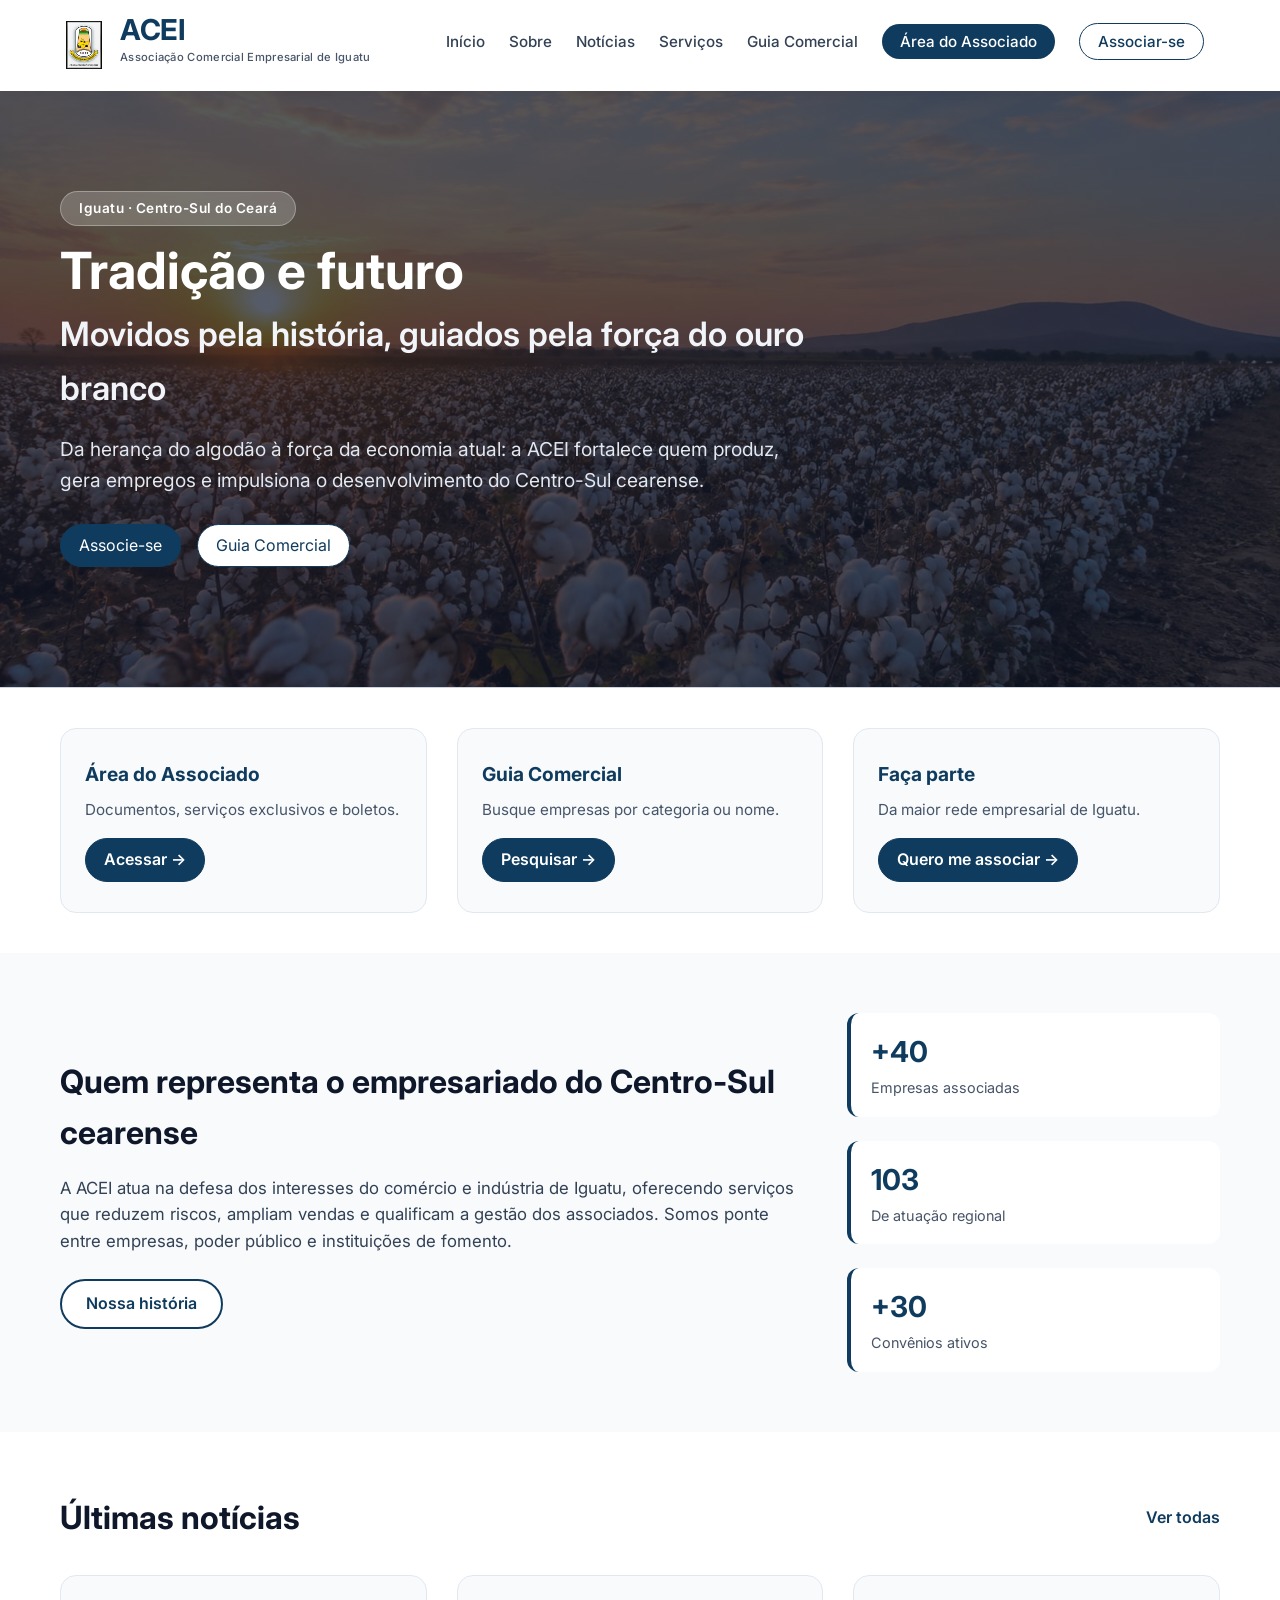
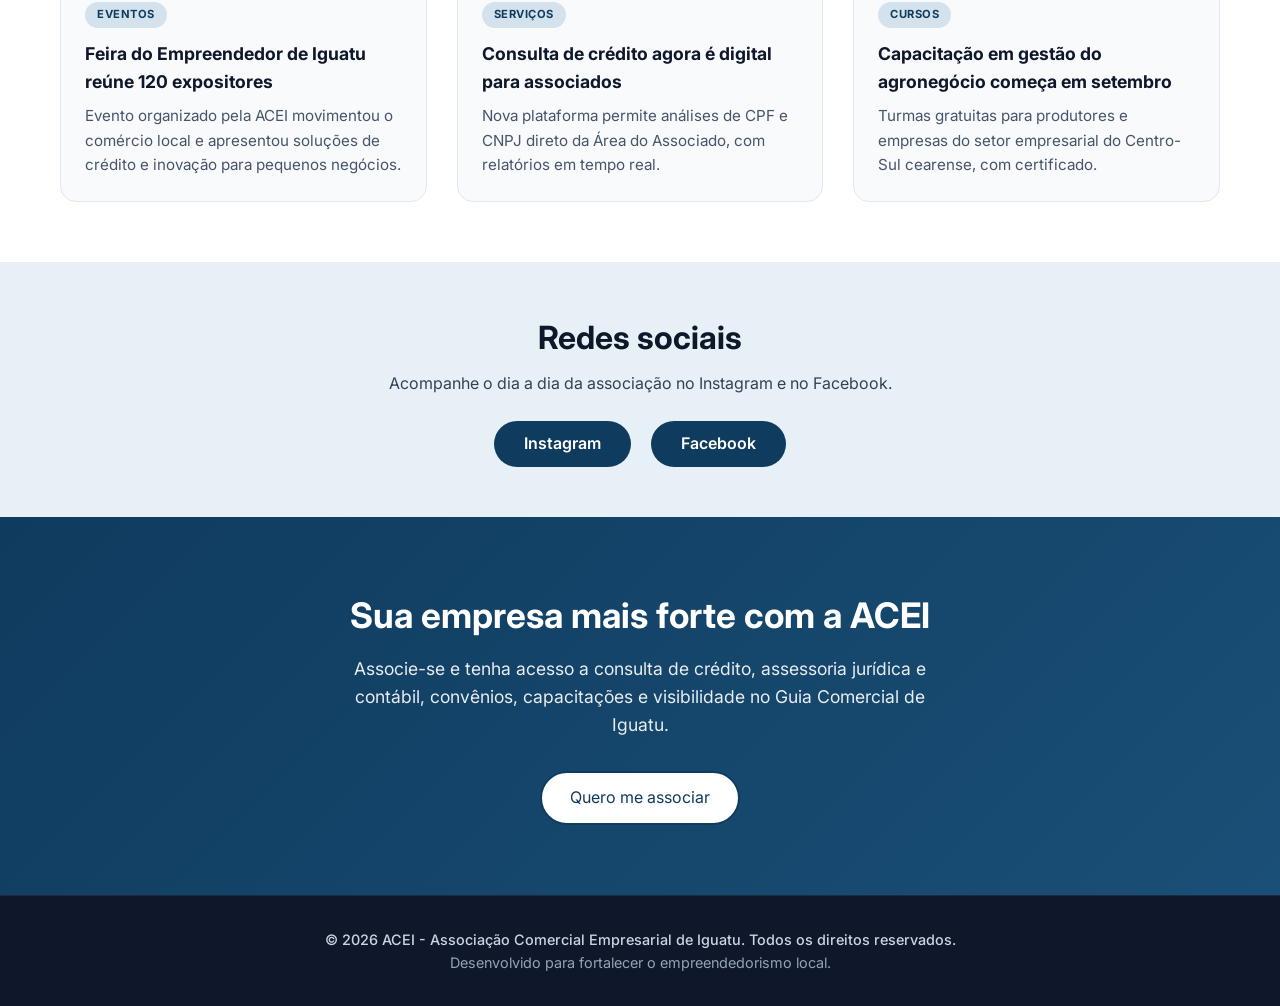
<file: ACEi-main/Landing/index.html>
<!DOCTYPE html>
<html lang="pt-BR">
<head>
  <meta charset="UTF-8">
  <meta name="viewport" content="width=device-width, initial-scale=1.0">
  <title>ACEI — Associação Comercial Empresarial de Iguatu</title>
  <link rel="stylesheet" href="style.css">
  <link rel="preconnect" href="https://fonts.googleapis.com">
  <link rel="preconnect" href="https://fonts.gstatic.com" crossorigin>
  <link href="https://fonts.googleapis.com/css2?family=Inter:ital,opsz,wght@0,14..32,100..900;1,14..32,100..900&display=swap" rel="stylesheet">
  <link rel="icon" href="assets/logo.jpeg">
</head>
<body>
  <header class="header">
   <div class="container header-content">
  <div class="logo">
    <img class="logo-nav" src="assets/icon.jpeg" alt="icon.jpeg">
    <div class="logo-text">
      <h1>ACEI</h1>
      <span class="logo-sub">Associação Comercial Empresarial de Iguatu</span>
    </div>
  </div>

  
  <button class="menu-toggle" aria-label="Abrir menu">☰</button>
  
  <nav class="nav-menu">
    <ul>
      <li><a href="#">Início</a></li>
      <li><a href="#">Sobre</a></li>
      <li><a href="#">Notícias</a></li>
      <li><a href="#">Serviços</a></li>
      <li><a href="#">Guia Comercial</a></li>
      <li><a href="#" class="btn-associado">Área do Associado</a></li>
      <li><a href="#" class="btn-associarse">Associar-se</a></li>
    </ul>
  </nav>
</div>
</header>
  <main>
    <!-- Seção Hero -->
    <section class="hero">
      <div class="container hero-content">
        <div class="hero-text">
          <span class="hero-badge">Iguatu · Centro-Sul do Ceará</span>
          <h1>Tradição e futuro</h1>
          <h2>Movidos pela história, guiados pela força do ouro branco</h2>
          <p>Da herança do algodão à força da economia atual: a ACEI fortalece quem produz, gera empregos e impulsiona o desenvolvimento do Centro-Sul cearense.</p>
          <div class="hero-buttons">
            <a href="#" class="btn btn-primary">Associe-se</a>
            <a href="#" class="btn btn-outline">Guia Comercial</a>
          </div>
        </div>
      </div>
    </section>

    <!-- Seção de Destaques / Cards -->
    <section class="highlights">
      <div class="container">
        <div class="cards-grid">
          <div class="card">
            <h3>Área do Associado</h3>
            <p>Documentos, serviços exclusivos e boletos.</p>
            <a href="#">Acessar →</a>
          </div>
          <div class="card">
            <h3>Guia Comercial</h3>
            <p>Busque empresas por categoria ou nome.</p>
            <a href="#">Pesquisar →</a>
          </div>
          <div class="card">
            <h3>Faça parte</h3>
            <p>Da maior rede empresarial de Iguatu.</p>
            <a href="#">Quero me associar →</a>
          </div>
        </div>
      </div>
    </section>

    <section class="about">
      <div class="container about-content">
        <div class="about-text">
          <h2>Quem representa o empresariado do Centro-Sul cearense</h2>
          <p>A ACEI atua na defesa dos interesses do comércio e indústria de Iguatu, 
            oferecendo serviços que reduzem riscos, ampliam vendas e qualificam a gestão dos associados. 
            Somos ponte entre empresas, poder público e instituições de fomento.</p>
          <a href="#" class="btn btn-secondary">Nossa história</a>
        </div>
        <div class="about-stats">
          <div class="stat-item">
            <span class="stat-number">+40</span>
            <span class="stat-label">Empresas associadas</span>
          </div>
          <div class="stat-item">
            <span class="stat-number">103</span>
            <span class="stat-label">De atuação regional</span>
          </div>
          <div class="stat-item">
            <span class="stat-number">+30</span>
            <span class="stat-label">Convênios ativos</span>
          </div>
        </div>
      </div>
    </section>

    <section class="news">
      <div class="container">
        <div class="section-header">
          <h2>Últimas notícias</h2>
          <a href="#" class="link-all">Ver todas</a>
        </div>
        <div class="news-grid">
          <article class="news-item">
            <span class="news-category">Eventos</span>
            <h3>Feira do Empreendedor de Iguatu reúne 120 expositores</h3>
            <p>Evento organizado pela ACEI movimentou o comércio local e apresentou soluções de crédito e inovação para pequenos negócios.</p>
          </article>
          <article class="news-item">
            <span class="news-category">Serviços</span>
            <h3>Consulta de crédito agora é digital para associados</h3>
            <p>Nova plataforma permite análises de CPF e CNPJ direto da Área do Associado, com relatórios em tempo real.</p>
          </article>
          <article class="news-item">
            <span class="news-category">Cursos</span>
            <h3>Capacitação em gestão do agronegócio começa em setembro</h3>
            <p>Turmas gratuitas para produtores e empresas do setor empresarial do Centro-Sul cearense, com certificado.</p>
          </article>
        </div>
      </div>
    </section>

    <section class="social">
      <div class="container social-content">
        <h2>Redes sociais</h2>
        <p>Acompanhe o dia a dia da associação no Instagram e no Facebook.</p>
        <div class="social-links">
          <a href="https://instagram.com/acei.iguatu" class="social-btn">Instagram</a>
          <a href="#" class="social-btn">Facebook</a>
        </div>
      </div>
    </section>

    <section class="cta-final">
      <div class="container cta-content">
        <h2>Sua empresa mais forte com a ACEI</h2>
        <p>Associe-se e tenha acesso a consulta de crédito, assessoria jurídica e contábil, convênios, capacitações e visibilidade no Guia Comercial de Iguatu.</p>
        <a href="#" class="btn btn-primary btn-large">Quero me associar</a>
      </div>
    </section>
  </main>

  <footer class="footer">
    <div class="container footer-content">
      <p>© 2026 ACEI - Associação Comercial Empresarial de Iguatu. Todos os direitos reservados.</p>
      <p>Desenvolvido para fortalecer o empreendedorismo local.</p>
    </div>
  </footer>
  <script src="script.js"></script>
</body>
</html>
</file>
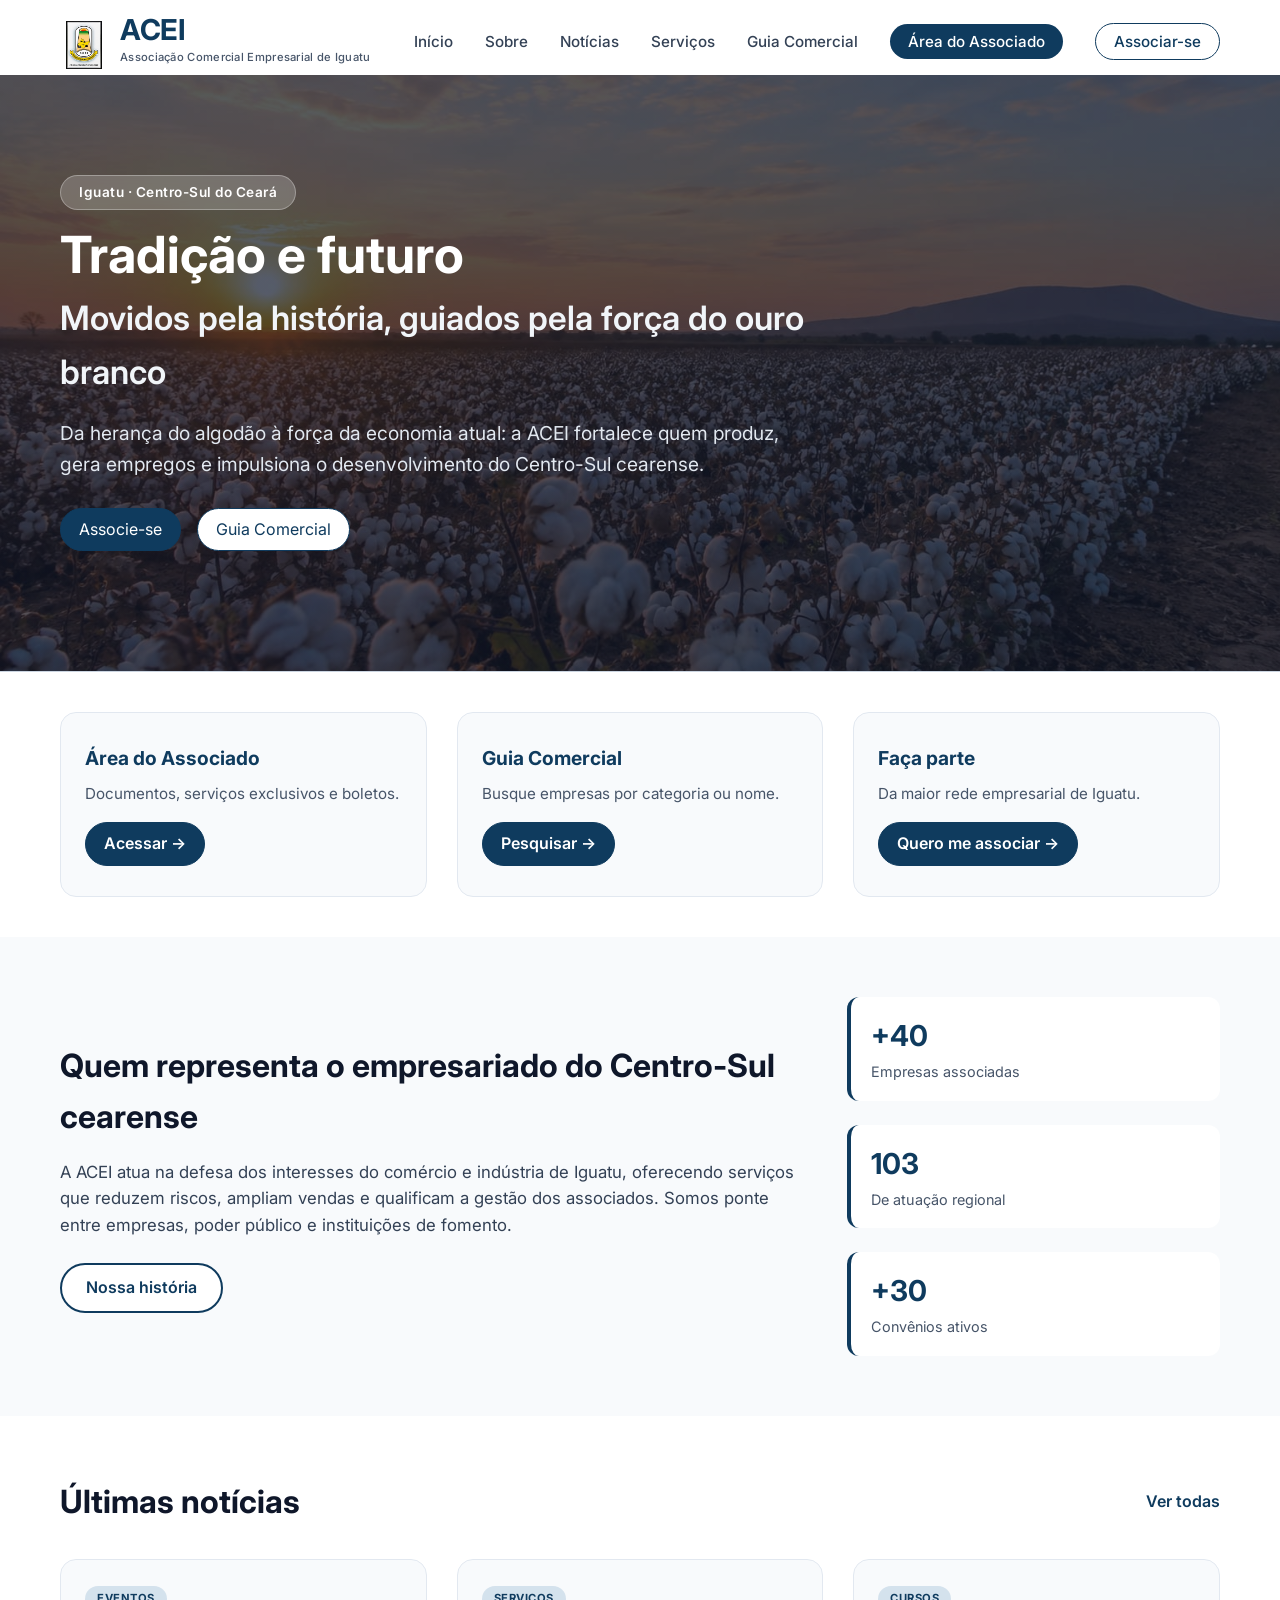
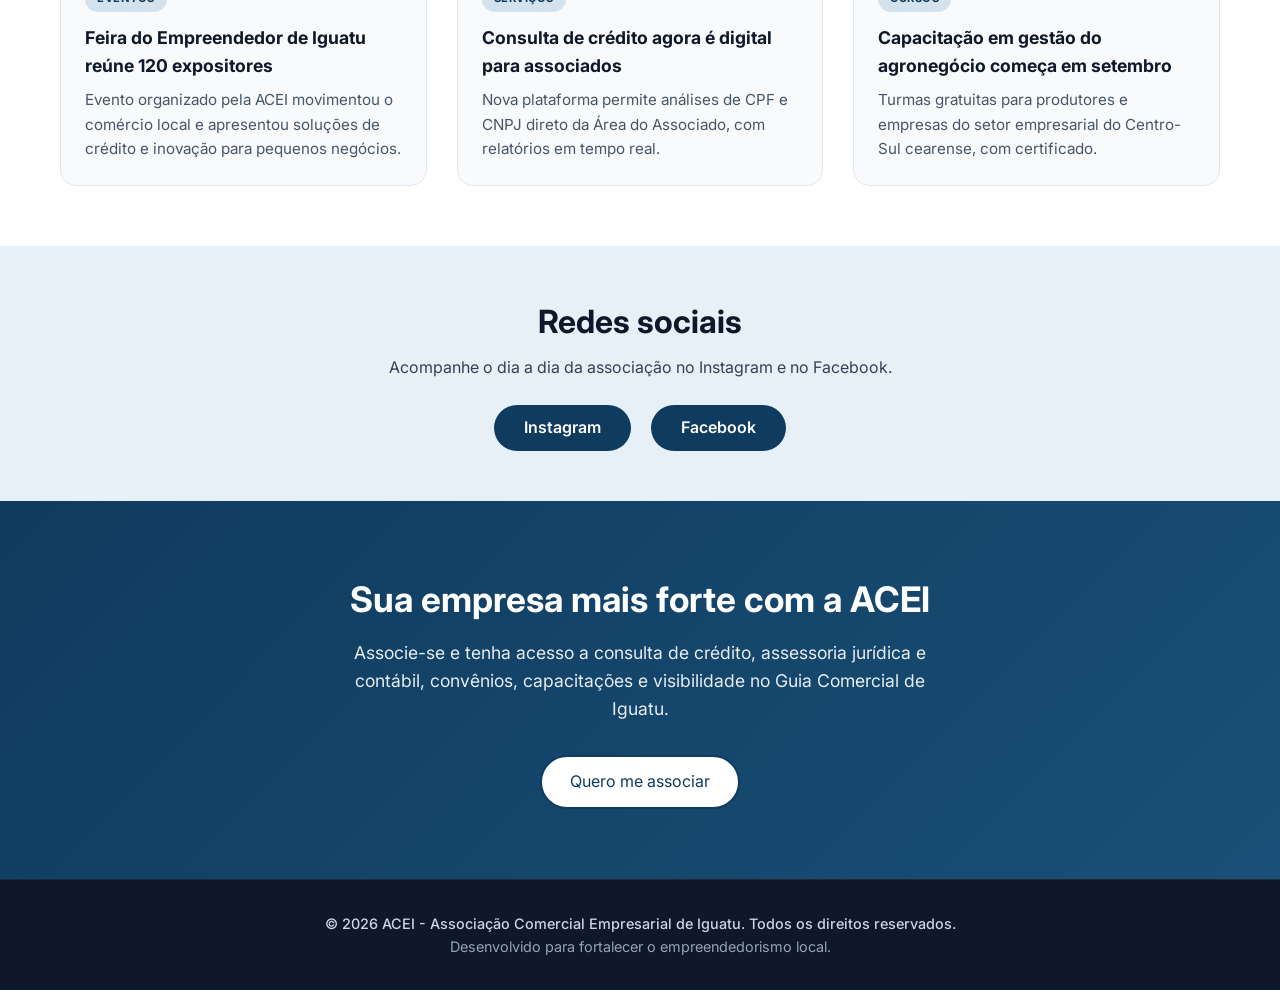
<file: ACEi-main/ACEI/Landing/index.html>
<!DOCTYPE html>
<html lang="pt-BR">
<head>
  <meta charset="UTF-8">
  <meta name="viewport" content="width=device-width, initial-scale=1.0">
  <title>ACEI — Associação Comercial Empresarial de Iguatu</title>
  <link rel="stylesheet" href="style.css">
  <link rel="preconnect" href="https://fonts.googleapis.com">
  <link rel="preconnect" href="https://fonts.gstatic.com" crossorigin>
  <link href="https://fonts.googleapis.com/css2?family=Inter:ital,opsz,wght@0,14..32,100..900;1,14..32,100..900&display=swap" rel="stylesheet">
  <link rel="icon" href="assets/logo.jpeg">
</head>
<body>
  <header class="header">
   <div class="container header-content">
  <div class="logo">
    <img class="logo-nav" src="assets/icon.jpeg" alt="icon.jpeg">
    <div class="logo-text">
      <h1>ACEI</h1>
      <span class="logo-sub">Associação Comercial Empresarial de Iguatu</span>
    </div>
  </div>
  
  <button class="menu-toggle" aria-label="Abrir menu">☰</button>
  
  <nav class="nav-menu">
    <ul>
      <li><a href="#">Início</a></li>
      <li><a href="#">Sobre</a></li>
      <li><a href="#">Notícias</a></li>
      <li><a href="#">Serviços</a></li>
      <li><a href="#">Guia Comercial</a></li>
      <li><a href="#" class="btn-associado">Área do Associado</a></li>
      <li><a href="#" class="btn-associarse">Associar-se</a></li>
    </ul>
  </nav>
</div>
  <main>
    <!-- Seção Hero -->
    <section class="hero">
      <div class="container hero-content">
        <div class="hero-text">
          <span class="hero-badge">Iguatu · Centro-Sul do Ceará</span>
          <h1>Tradição e futuro</h1>
          <h2>Movidos pela história, guiados pela força do ouro branco</h2>
          <p>Da herança do algodão à força da economia atual: a ACEI fortalece quem produz, gera empregos e impulsiona o desenvolvimento do Centro-Sul cearense.</p>
          <div class="hero-buttons">
            <a href="#" class="btn btn-primary">Associe-se</a>
            <a href="#" class="btn btn-outline">Guia Comercial</a>
          </div>
        </div>
      </div>
    </section>

    <!-- Seção de Destaques / Cards -->
    <section class="highlights">
      <div class="container">
        <div class="cards-grid">
          <div class="card">
            <h3>Área do Associado</h3>
            <p>Documentos, serviços exclusivos e boletos.</p>
            <a href="#">Acessar →</a>
          </div>
          <div class="card">
            <h3>Guia Comercial</h3>
            <p>Busque empresas por categoria ou nome.</p>
            <a href="#">Pesquisar →</a>
          </div>
          <div class="card">
            <h3>Faça parte</h3>
            <p>Da maior rede empresarial de Iguatu.</p>
            <a href="#">Quero me associar →</a>
          </div>
        </div>
      </div>
    </section>

    <section class="about">
      <div class="container about-content">
        <div class="about-text">
          <h2>Quem representa o empresariado do Centro-Sul cearense</h2>
          <p>A ACEI atua na defesa dos interesses do comércio e indústria de Iguatu, 
            oferecendo serviços que reduzem riscos, ampliam vendas e qualificam a gestão dos associados. 
            Somos ponte entre empresas, poder público e instituições de fomento.</p>
          <a href="#" class="btn btn-secondary">Nossa história</a>
        </div>
        <div class="about-stats">
          <div class="stat-item">
            <span class="stat-number">+40</span>
            <span class="stat-label">Empresas associadas</span>
          </div>
          <div class="stat-item">
            <span class="stat-number">103</span>
            <span class="stat-label">De atuação regional</span>
          </div>
          <div class="stat-item">
            <span class="stat-number">+30</span>
            <span class="stat-label">Convênios ativos</span>
          </div>
        </div>
      </div>
    </section>

    <section class="news">
      <div class="container">
        <div class="section-header">
          <h2>Últimas notícias</h2>
          <a href="#" class="link-all">Ver todas</a>
        </div>
        <div class="news-grid">
          <article class="news-item">
            <span class="news-category">Eventos</span>
            <h3>Feira do Empreendedor de Iguatu reúne 120 expositores</h3>
            <p>Evento organizado pela ACEI movimentou o comércio local e apresentou soluções de crédito e inovação para pequenos negócios.</p>
          </article>
          <article class="news-item">
            <span class="news-category">Serviços</span>
            <h3>Consulta de crédito agora é digital para associados</h3>
            <p>Nova plataforma permite análises de CPF e CNPJ direto da Área do Associado, com relatórios em tempo real.</p>
          </article>
          <article class="news-item">
            <span class="news-category">Cursos</span>
            <h3>Capacitação em gestão do agronegócio começa em setembro</h3>
            <p>Turmas gratuitas para produtores e empresas do setor empresarial do Centro-Sul cearense, com certificado.</p>
          </article>
        </div>
      </div>
    </section>

    <section class="social">
      <div class="container social-content">
        <h2>Redes sociais</h2>
        <p>Acompanhe o dia a dia da associação no Instagram e no Facebook.</p>
        <div class="social-links">
          <a href="https://instagram.com/acei.iguatu" class="social-btn">Instagram</a>
          <a href="#" class="social-btn">Facebook</a>
        </div>
      </div>
    </section>

    <section class="cta-final">
      <div class="container cta-content">
        <h2>Sua empresa mais forte com a ACEI</h2>
        <p>Associe-se e tenha acesso a consulta de crédito, assessoria jurídica e contábil, convênios, capacitações e visibilidade no Guia Comercial de Iguatu.</p>
        <a href="#" class="btn btn-primary btn-large">Quero me associar</a>
      </div>
    </section>
  </main>

  <footer class="footer">
    <div class="container footer-content">
      <p>© 2026 ACEI - Associação Comercial Empresarial de Iguatu. Todos os direitos reservados.</p>
      <p>Desenvolvido para fortalecer o empreendedorismo local.</p>
    </div>
  </footer>
  <script src="script.js"></script>
</body>
</html>
</file>
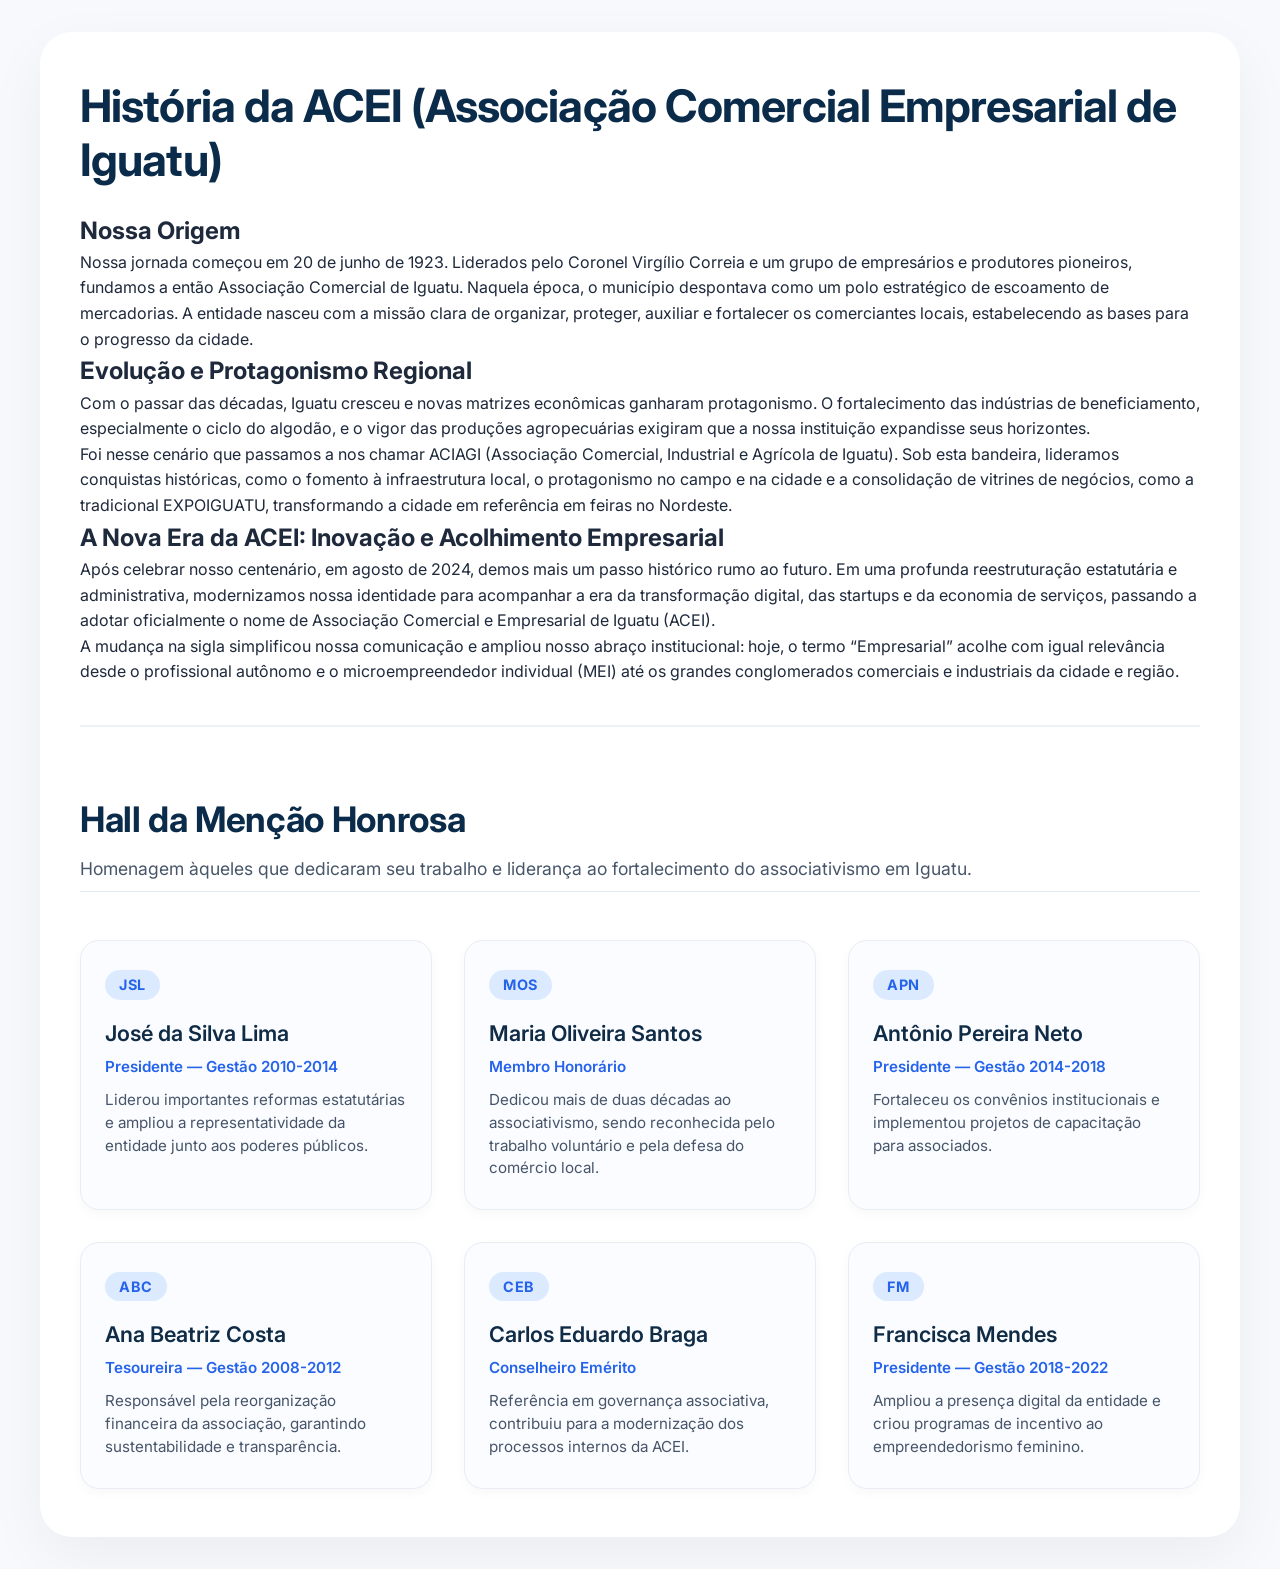
<file: ACEi-main/Landing/sobre/index.html>
<!DOCTYPE html>
<html lang="pt-BR">
<head>
    <meta charset="UTF-8" />
    <meta name="viewport" content="width=device-width, initial-scale=1.0" />
    <title>Quem Somos — ACEI</title>
    
    <!-- Google Fonts para uma tipografia limpa -->
    <link rel="preconnect" href="https://fonts.googleapis.com" />
    <link rel="preconnect" href="https://fonts.gstatic.com" crossorigin />
    <link href="https://fonts.googleapis.com/css2?family=Inter:opsz,wght@14..32,400;14..32,600;14..32,700&display=swap" rel="stylesheet" />
    
    <!-- CSS principal -->
    <link rel="stylesheet" href="style.css" />
</head>
<body>
    <main class="container">
        
        <!-- Seção Principal "Quem Somos" -->
        <section class="hero-section">
            <h1 class="hero-title">História da ACEI (Associação Comercial Empresarial de Iguatu)</h1>
            
            <div class="hero-content">
                <article class="history-block">
                    <h2>Nossa Origem</h2>
                    <p>
                        Nossa jornada começou em 20 de junho de 1923. Liderados pelo Coronel Virgílio Correia e um grupo de empresários e produtores pioneiros, fundamos a então Associação Comercial de Iguatu. Naquela época, o município despontava como um polo estratégico de escoamento de mercadorias. A entidade nasceu com a missão clara de organizar, proteger, auxiliar e fortalecer os comerciantes locais, estabelecendo as bases para o progresso da cidade.
                    </p>
                </article>

                <article class="history-block">
                    <h2>Evolução e Protagonismo Regional</h2>
                    <p>
                        Com o passar das décadas, Iguatu cresceu e novas matrizes econômicas ganharam protagonismo. O fortalecimento das indústrias de beneficiamento, especialmente o ciclo do algodão, e o vigor das produções agropecuárias exigiram que a nossa instituição expandisse seus horizontes.
                    </p>
                    <p>
                        Foi nesse cenário que passamos a nos chamar ACIAGI (Associação Comercial, Industrial e Agrícola de Iguatu). Sob esta bandeira, lideramos conquistas históricas, como o fomento à infraestrutura local, o protagonismo no campo e na cidade e a consolidação de vitrines de negócios, como a tradicional EXPOIGUATU, transformando a cidade em referência em feiras no Nordeste.
                    </p>
                </article>

                <article class="history-block">
                    <h2>A Nova Era da ACEI: Inovação e Acolhimento Empresarial</h2>
                    <p>
                        Após celebrar nosso centenário, em agosto de 2024, demos mais um passo histórico rumo ao futuro. Em uma profunda reestruturação estatutária e administrativa, modernizamos nossa identidade para acompanhar a era da transformação digital, das startups e da economia de serviços, passando a adotar oficialmente o nome de Associação Comercial e Empresarial de Iguatu (ACEI).
                    </p>
                    <p>
                        A mudança na sigla simplificou nossa comunicação e ampliou nosso abraço institucional: hoje, o termo “Empresarial” acolhe com igual relevância desde o profissional autônomo e o microempreendedor individual (MEI) até os grandes conglomerados comerciais e industriais da cidade e região.
                    </p>
                </article>
            </div>
        </section>

        <!-- Seção "Hall da Menção Honrosa" -->
        <section class="honors-section">
            <h2 class="honors-title">Hall da Menção Honrosa</h2>
            <p class="honors-subtitle">
                Homenagem àqueles que dedicaram seu trabalho e liderança ao fortalecimento do associativismo em Iguatu.
            </p>

            <!-- Lista de homenageados (será preenchida via JavaScript) -->
            <div id="honorees-container" class="honorees-grid">
                <!-- Os cards serão injetados dinamicamente pelo JS -->
            </div>
        </section>
    </main>

    <!-- JavaScript -->
    <script src="script.js"></script>
</body>
</html>
</file>
<file: ACEi-main/Landing/style.css>
* {
  margin: 0;
  padding: 0;
  box-sizing: border-box;

}


html, body {
  width: 100%;
  min-height: 100vh;

}


body {
  font-family: 'Inter', sans-serif;
  color: #1e293b;
  line-height: 1.6;
  background-color: #0f172a;
  display: flex;             
  flex-direction: column;
}

main {
  flex: 1; /* Força o conteúdo principal a empurrar o rodapé para o chão */
}

.container {
  max-width: 1200px;
  margin: 0 auto;
  padding: 0 20px; /* MODIFICADO: Garante 20px de respiro nas pontas */
}

/* Cabeçalho */
.header {
  background-color: #ffffff;
  box-shadow: 0 2px 10px rgba(0, 0, 0, 0.05);
  padding: 16px 0;
  position: sticky;
  top: 0;
  z-index: 100;
}

/* Container alinha logo à esquerda e nav à direita */
.header-content {
  display: flex;
  justify-content: space-between;
  align-items: center;
  width: 100%;
}

/* Mantém o ícone ao lado do bloco de texto */
.logo {
  display: flex;
  align-items: center;
  gap: 12px;
}

/* Organiza o título ACEI e o subtítulo um embaixo do outro */
.logo-text {
  display: flex;
  flex-direction: column;
}

.logo-sub {
  font-size: 0.7rem;
  font-weight: 500;
  color: #475569;
  letter-spacing: 0.3px;
  margin-top: 2px;
}

.logo {
  display: flex;
  flex-wrap: wrap; /* Permite que o subtítulo fique na linha de baixo */
  align-items: center;
  gap: 12px; /* Espaço entre a imagem e o texto ACEI */
}

.logo-nav {
  height: 48px;
  width: 48px;
  object-fit: contain;
}

.logo h1 {
  font-size: 1.8rem;
  font-weight: 700;
  color: #0f3b5e;
  letter-spacing: -0.5px;
  line-height: 1;
}

.logo-sub {
  width: 100%; /* Força o subtítulo a ir para a linha de baixo */
  display: block;
  font-size: 0.7rem;
  font-weight: 500;
  color: #475569;
  letter-spacing: 0.3px;
  margin-top: 4px;
  padding-bottom: 8px;
}

.nav-menu ul {
  display: flex;
  list-style: none;
  gap: 1.5rem;
  align-items: center;
  padding-bottom:8px;
  padding-right: 16px;
}

.nav-menu a {
  text-decoration: none;
  color: #334155;
  font-weight: 500;
  font-size: 0.95rem;
  transition: color 0.2s;
}

.nav-menu a:hover {
  color: #0f3b5e;
}

.btn-associado {
  background-color: #0f3b5e;
  color: white !important;
  padding: 8px 18px;
  border-radius: 30px;
  transition: background-color 0.2s;
}

.btn-associado:hover {
  background-color: #1a4f77 !important;
}

.btn-associarse {
  background-color: white;
  color: #0f3b5e !important;
  border: 1px solid;
  border-color: #0f3b5e;
  padding: 8px 18px;
  border-radius: 30px;
  transition: all 0.2s;
}

.btn-associarse:hover {
  color: white !important;
  background-color: #0f3b5e !important;
  border-color: white;
}

.menu-toggle {
  display: none;
  background: none;
  border: none;
  font-size: 1.8rem;
  cursor: pointer;
  color: #0f3b5e;
}

/* Hero com Imagem de Fundo (Full Banner) */
.hero {
  position: relative;
  /* Imagem com máscara escura por cima para dar leitura nos textos */
  background: linear-gradient(rgba(15, 23, 42, 0.7), rgba(15, 23, 42, 0.7)), 
  url('assets/algodao.jpeg') center/cover no-repeat;
  padding: 100px 0 120px;
  border-bottom: 1px solid #cbd5e1;
}

.hero-content {
  display: flex;
  flex-direction: column;
}

.hero-text {
  max-width: 750px; /* Limita a largura do texto para legibilidade */
}

.hero-badge {
  display: inline-block;
  background-color: rgba(255, 255, 255, 0.2);
  color: #ffffff;
  backdrop-filter: blur(4px);
  padding: 6px 18px;
  border-radius: 20px;
  font-size: 0.85rem;
  font-weight: 600;
  letter-spacing: 0.5px;
  margin-bottom: 16px;
  border: 1px solid rgba(255, 255, 255, 0.3);
}

.hero-text h1 {
  font-size: 3.2rem;
  font-weight: 700;
  color: #ffffff;
  line-height: 1.1;
}

.hero-text h2 {
  font-size: 2.1rem;
  font-weight: 600;
  color: #f1f5f9;
  margin-top: 8px;
}

.hero-text p {
  font-size: 1.2rem;
  color: #e2e8f0;
  margin-top: 20px;
}

.hero-buttons {
  display: flex;
  gap: 16px;
  margin-top: 28px;
  flex-wrap: wrap;
}

/* Ajuste dos botões sobre o fundo escuro */

.hero .btn-primary {
  background-color: #0f3b5e;
  color: #ffffff !important;
  border: 1px solid #0f3b5e;
  padding: 8px 18px;
  border-radius: 30px;
  font-style: normal !important;
  text-decoration: none !important;
  transition: all 0.2s;
}

.hero .btn-primary:hover {
  background-color: #1a4f77 !important;
  border-color: #1a4f77;
}

.hero .btn-outline {
  background-color: #ffffff;
  color: #0f3b5e !important;
  border: 1px solid #0f3b5e;
  padding: 8px 18px;
  border-radius: 30px;
  font-style: normal !important;
  text-decoration: none !important;
  transition: all 0.2s;
}

.hero .btn-outline:hover {
  background-color: #0f3b5e !important;
  color: #ffffff !important;
  border-color: #0f3b5e;
}
.logo {
  display: flex;
  flex-wrap: wrap; /* Permite que o subtítulo fique na linha de baixo */
  align-items: center;
  gap: 12px; /* Espaço entre a imagem e o texto ACEI */
}

.logo-nav {
  height: 48px;
  width: 48px;
  object-fit: contain;
}

.logo h1 {
  font-size: 1.8rem;
  font-weight: 700;
  color: #0f3b5e;
  letter-spacing: -0.5px;
  line-height: 1;
}

.logo-sub {
  width: 100%; /* Força o subtítulo a ir para a linha de baixo */
  display: block;
  font-size: 0.7rem;
  font-weight: 500;
  color: #475569;
  letter-spacing: 0.3px;
  margin-top: 4px;
}
/* Cards de Destaque */
.highlights {
  padding: 40px 0;
  background-color: #ffffff;
}

.cards-grid {
  display: grid;
  grid-template-columns: repeat(auto-fit, minmax(220px, 1fr));
  gap: 30px;
}

.card {
  background-color: #f8fafc;
  padding: 30px 24px;
  border-radius: 16px;
  border: 1px solid #e2e8f0;
  transition: transform 0.2s, box-shadow 0.2s;
}

.card:hover {
  transform: translateY(-6px);
  box-shadow: 0 8px 25px rgba(0, 0, 0, 0.06);
}

.card h3 {
  font-size: 1.2rem;
  margin-bottom: 8px;
  color: #0f3b5e;
}

.card p {
  color: #475569;
  margin-bottom: 16px;
  font-size: 0.95rem;
}

.card a {
  color: #0f3b5e;
  font-weight: 600;
  text-decoration: none;
}

.card a:hover {
  text-decoration: underline;
}
.card a {
  display: inline-block;
  background-color: #0f3b5e;
  color: #ffffff !important;
  border: 1px solid #0f3b5e;
  padding: 8px 18px;
  border-radius: 30px;
  font-weight: 600;
  font-style: normal !important;
  text-decoration: none !important;
  transition: all 0.2s ease;
}

.card a:hover {
  background-color: #1a4f77 !important;
  border-color: #1a4f77;
  color: #ffffff !important;
  text-decoration: none !important;
}
/* Seção Sobre */
.about {
  padding: 60px 0;
  background-color: #f8fafc;
}

.about-content {
  display: grid;
  grid-template-columns: 2fr 1fr;
  gap: 40px;
  align-items: center;
}

.about-text h2 {
  font-size: 2rem;
  color: #0f172a;
  margin-bottom: 16px;
}

.about-text p {
  color: #334155;
  font-size: 1.05rem;
  margin-bottom: 24px;
}

.about-stats {
  display: flex;
  flex-direction: column;
  gap: 24px;
}

.stat-item {
  background-color: white;
  padding: 16px 20px;
  border-radius: 12px;
  border-left: 4px solid #0f3b5e;
}

.stat-number {
  display: block;
  font-size: 1.8rem;
  font-weight: 700;
  color: #0f3b5e;
}

.stat-label {
  font-size: 0.9rem;
  color: #475569;
}
.about .btn,
.about .btn-primary,
.about .btn-outline {
  display: inline-block;
  background-color: #ffffff !important;
  color: #0f3b5e !important;
  border: 2px solid #0f3b5e !important;
  padding: 10px 24px;
  border-radius: 30px;
  font-weight: 600;
  font-style: normal !important;
  text-decoration: none !important;
  transition: all 0.2s ease;
}

.about .btn:hover,
.about .btn-primary:hover,
.about .btn-outline:hover {
  background-color: #0f3b5e !important;
  color: #ffffff !important;
  border-color: #0f3b5e !important;
  transform: translateY(-2px);
}
/* Notícias */
.news {
  padding: 60px 0;
  background-color: #ffffff;
}

.section-header {
  display: flex;
  justify-content: space-between;
  align-items: center;
  margin-bottom: 32px;
}

.section-header h2 {
  font-size: 2rem;
  color: #0f172a;
}

.link-all {
  color: #0f3b5e;
  font-weight: 600;
  text-decoration: none;
}

.link-all:hover {
  text-decoration: underline;
}

.news-grid {
  display: grid;
  grid-template-columns: repeat(auto-fit, minmax(280px, 1fr));
  gap: 30px;
}

.news-item {
  padding: 24px;
  background-color: #f8fafc;
  border-radius: 16px;
  border: 1px solid #e2e8f0;
  transition: transform 0.2s;
}

.news-item:hover {
  transform: translateY(-4px);
}

.news-category {
  display: inline-block;
  background-color: #d4e2ed;
  color: #0f3b5e;
  font-size: 0.7rem;
  font-weight: 700;
  padding: 4px 12px;
  border-radius: 20px;
  text-transform: uppercase;
  letter-spacing: 0.5px;
  margin-bottom: 12px;
}

.news-item h3 {
  font-size: 1.1rem;
  color: #0f172a;
  margin-bottom: 8px;
}

.news-item p {
  color: #475569;
  font-size: 0.95rem;
}

/* Redes Sociais */
.social {
  padding: 50px 0;
  background-color: #e8f0f7;
  text-align: center;
}

.social-content h2 {
  font-size: 2rem;
  color: #0f172a;
  margin-bottom: 8px;
}

.social-content p {
  color: #334155;
  margin-bottom: 24px;
}

.social-links {
  display: flex;
  gap: 20px;
  justify-content: center;
  flex-wrap: wrap;
}

.social-btn {
  background-color: #0f3b5e;
  color: white;
  padding: 10px 30px;
  border-radius: 30px;
  text-decoration: none;
  font-weight: 600;
  transition: background-color 0.2s, transform 0.2s;
}

.social-btn:hover {
  background-color: #1a4f77;
  transform: scale(1.05);
}

/* Call to Action Final */
.cta-final {
  padding: 70px 0;
  background: linear-gradient(135deg, #0f3b5e 0%, #1a4f77 100%);
  color: white;
  text-align: center;
}

.cta-content h2 {
  font-size: 2.2rem;
  margin-bottom: 12px;
}

.cta-content p {
  max-width: 600px;
  margin: 0 auto 32px;
  font-size: 1.1rem;
  opacity: 0.9;
}

.cta-final .btn-primary {
  display: inline-block;
  background-color: #ffffff !important;
  color: #0f3b5e !important;
  border: 2px solid #0f3b5e !important;
  padding: 12px 28px;
  border-radius: 30px;
  font-style: normal !important;
  text-decoration: none !important;
  transition: all 0.2s ease;
}

.cta-final .btn-primary:hover {
  background-color: #0f3b5e !important;
  color: #ffffff !important;
  border-color: #ffffff !important;
  transform: translateY(-3px);
  box-shadow: 0 8px 25px rgba(0, 0, 0, 0.25);
}

/* Rodapé */
.footer {
  background-color: #0f172a;
  color: #94a3b8;
  padding: 32px 0;
  text-align: center;
  border-top: 1px solid #1e293b;
  margin-bottom: 0 !important;
}
.footer-content p {
  font-size: 0.9rem;
  margin-bottom: 0 !important; /* Zera qualquer margem padrão do parágrafo */
}
.footer-content p:first-child {
  font-weight: 500;
  color: #cbd5e1;
  margin-bottom: 0px;
}

/* Responsivo */
@media (max-width: 768px) {
  .menu-toggle {
    display: block;
  }

  .nav-menu {
    display: none;
    width: 100%;
    order: 3;
    margin-top: 16px;
  }

  .nav-menu.open {
    display: block;
  }

  .nav-menu ul {
    flex-direction: column;
    gap: 12px;
    align-items: stretch;
    text-align: center;
  }

  .nav-menu a {
    padding: 8px 0;
    display: block;
  }

  .btn-associado {
    display: inline-block;
    width: auto;
    text-align: center;
  }

  .hero-text h1 {
    font-size: 2.2rem;
  }

  .hero-text h2 {
    font-size: 1.5rem;
  }

  .about-content {
    grid-template-columns: 1fr;
    gap: 30px;
  }

  .about-stats {
    flex-direction: row;
    flex-wrap: wrap;
    justify-content: center;
  }

  .stat-item {
    flex: 1 1 120px;
    text-align: center;
    border-left: none;
    border-top: 4px solid #0f3b5e;
    padding: 12px;
  }

  .section-header {
    flex-direction: column;
    align-items: flex-start;
    gap: 8px;
  }

  .news-grid {
    grid-template-columns: 1fr;
  }

  .cta-content h2 {
    font-size: 1.8rem;
  }
}

@media (max-width: 480px) {
  .hero-buttons {
    flex-direction: column;
    width: 100%;
  }

  .btn {
    text-align: center;
    width: 100%;
  }

  .cards-grid {
    grid-template-columns: 1fr;
  }
}
</file>
<file: ACEi-main/ACEI/Landing/style.css>
* {
  margin: 0;
  padding: 0;
  box-sizing: border-box;
}

body {
  font-family: 'Inter', sans-serif;
  color: #1e293b;
  line-height: 1.6;
  background-color: #f8fafc;
}

.container {
  max-width: 1200px;
  margin: 0 auto;
  padding: 0 20px;
}

/* Cabeçalho */
.header {
  background-color: #ffffff;
  box-shadow: 0 2px 10px rgba(0, 0, 0, 0.05);
  padding: 16px 0;
  position: sticky;
  top: 0;
  z-index: 100;
}

/* Container alinha logo à esquerda e nav à direita */
.header-content {
  display: flex;
  justify-content: space-between;
  align-items: center;
}

/* Mantém o ícone ao lado do bloco de texto */
.logo {
  display: flex;
  align-items: center;
  gap: 12px;
}

/* Organiza o título ACEI e o subtítulo um embaixo do outro */
.logo-text {
  display: flex;
  flex-direction: column;
}

.logo-sub {
  font-size: 0.7rem;
  font-weight: 500;
  color: #475569;
  letter-spacing: 0.3px;
  margin-top: 2px;
}

.logo {
  display: flex;
  flex-wrap: wrap; /* Permite que o subtítulo fique na linha de baixo */
  align-items: center;
  gap: 12px; /* Espaço entre a imagem e o texto ACEI */
}

.logo-nav {
  height: 48px;
  width: 48px;
  object-fit: contain;
}

.logo h1 {
  font-size: 1.8rem;
  font-weight: 700;
  color: #0f3b5e;
  letter-spacing: -0.5px;
  line-height: 1;
}

.logo-sub {
  width: 100%; /* Força o subtítulo a ir para a linha de baixo */
  display: block;
  font-size: 0.7rem;
  font-weight: 500;
  color: #475569;
  letter-spacing: 0.3px;
  margin-top: 4px;
  padding-bottom: 8px;
}

.nav-menu ul {
  display: flex;
  list-style: none;
  gap: 2rem;
  align-items: center;
  padding-bottom: 8px;
}

.nav-menu a {
  text-decoration: none;
  color: #334155;
  font-weight: 500;
  font-size: 0.95rem;
  transition: color 0.2s;
}

.nav-menu a:hover {
  color: #0f3b5e;
}

.btn-associado {
  background-color: #0f3b5e;
  color: white !important;
  padding: 8px 18px;
  border-radius: 30px;
  transition: background-color 0.2s;
}

.btn-associado:hover {
  background-color: #1a4f77 !important;
}

.btn-associarse {
  background-color: white;
  color: #0f3b5e !important;
  border: 1px solid;
  border-color: #0f3b5e;
  padding: 8px 18px;
  border-radius: 30px;
  transition: all 0.2s;
}

.btn-associarse:hover {
  color: white !important;
  background-color: #0f3b5e !important;
  border-color: white;
}

.menu-toggle {
  display: none;
  background: none;
  border: none;
  font-size: 1.8rem;
  cursor: pointer;
  color: #0f3b5e;
}

/* Hero com Imagem de Fundo (Full Banner) */
.hero {
  position: relative;
  /* Imagem com máscara escura por cima para dar leitura nos textos */
  background: linear-gradient(rgba(15, 23, 42, 0.7), rgba(15, 23, 42, 0.7)), 
  url('assets/algodao.jpeg') center/cover no-repeat;
  padding: 100px 0 120px;
  border-bottom: 1px solid #cbd5e1;
}

.hero-content {
  display: flex;
  flex-direction: column;
}

.hero-text {
  max-width: 750px; /* Limita a largura do texto para legibilidade */
}

.hero-badge {
  display: inline-block;
  background-color: rgba(255, 255, 255, 0.2);
  color: #ffffff;
  backdrop-filter: blur(4px);
  padding: 6px 18px;
  border-radius: 20px;
  font-size: 0.85rem;
  font-weight: 600;
  letter-spacing: 0.5px;
  margin-bottom: 16px;
  border: 1px solid rgba(255, 255, 255, 0.3);
}

.hero-text h1 {
  font-size: 3.2rem;
  font-weight: 700;
  color: #ffffff;
  line-height: 1.1;
}

.hero-text h2 {
  font-size: 2.1rem;
  font-weight: 600;
  color: #f1f5f9;
  margin-top: 8px;
}

.hero-text p {
  font-size: 1.2rem;
  color: #e2e8f0;
  margin-top: 20px;
}

.hero-buttons {
  display: flex;
  gap: 16px;
  margin-top: 28px;
  flex-wrap: wrap;
}

/* Ajuste dos botões sobre o fundo escuro */

.hero .btn-primary {
  background-color: #0f3b5e;
  color: #ffffff !important;
  border: 1px solid #0f3b5e;
  padding: 8px 18px;
  border-radius: 30px;
  font-style: normal !important;
  text-decoration: none !important;
  transition: all 0.2s;
}

.hero .btn-primary:hover {
  background-color: #1a4f77 !important;
  border-color: #1a4f77;
}

.hero .btn-outline {
  background-color: #ffffff;
  color: #0f3b5e !important;
  border: 1px solid #0f3b5e;
  padding: 8px 18px;
  border-radius: 30px;
  font-style: normal !important;
  text-decoration: none !important;
  transition: all 0.2s;
}

.hero .btn-outline:hover {
  background-color: #0f3b5e !important;
  color: #ffffff !important;
  border-color: #0f3b5e;
}
.logo {
  display: flex;
  flex-wrap: wrap; /* Permite que o subtítulo fique na linha de baixo */
  align-items: center;
  gap: 12px; /* Espaço entre a imagem e o texto ACEI */
}

.logo-nav {
  height: 48px;
  width: 48px;
  object-fit: contain;
}

.logo h1 {
  font-size: 1.8rem;
  font-weight: 700;
  color: #0f3b5e;
  letter-spacing: -0.5px;
  line-height: 1;
}

.logo-sub {
  width: 100%; /* Força o subtítulo a ir para a linha de baixo */
  display: block;
  font-size: 0.7rem;
  font-weight: 500;
  color: #475569;
  letter-spacing: 0.3px;
  margin-top: 4px;
}
/* Cards de Destaque */
.highlights {
  padding: 40px 0;
  background-color: #ffffff;
}

.cards-grid {
  display: grid;
  grid-template-columns: repeat(auto-fit, minmax(220px, 1fr));
  gap: 30px;
}

.card {
  background-color: #f8fafc;
  padding: 30px 24px;
  border-radius: 16px;
  border: 1px solid #e2e8f0;
  transition: transform 0.2s, box-shadow 0.2s;
}

.card:hover {
  transform: translateY(-6px);
  box-shadow: 0 8px 25px rgba(0, 0, 0, 0.06);
}

.card h3 {
  font-size: 1.2rem;
  margin-bottom: 8px;
  color: #0f3b5e;
}

.card p {
  color: #475569;
  margin-bottom: 16px;
  font-size: 0.95rem;
}

.card a {
  color: #0f3b5e;
  font-weight: 600;
  text-decoration: none;
}

.card a:hover {
  text-decoration: underline;
}
.card a {
  display: inline-block;
  background-color: #0f3b5e;
  color: #ffffff !important;
  border: 1px solid #0f3b5e;
  padding: 8px 18px;
  border-radius: 30px;
  font-weight: 600;
  font-style: normal !important;
  text-decoration: none !important;
  transition: all 0.2s ease;
}

.card a:hover {
  background-color: #1a4f77 !important;
  border-color: #1a4f77;
  color: #ffffff !important;
  text-decoration: none !important;
}
/* Seção Sobre */
.about {
  padding: 60px 0;
  background-color: #f8fafc;
}

.about-content {
  display: grid;
  grid-template-columns: 2fr 1fr;
  gap: 40px;
  align-items: center;
}

.about-text h2 {
  font-size: 2rem;
  color: #0f172a;
  margin-bottom: 16px;
}

.about-text p {
  color: #334155;
  font-size: 1.05rem;
  margin-bottom: 24px;
}

.about-stats {
  display: flex;
  flex-direction: column;
  gap: 24px;
}

.stat-item {
  background-color: white;
  padding: 16px 20px;
  border-radius: 12px;
  border-left: 4px solid #0f3b5e;
}

.stat-number {
  display: block;
  font-size: 1.8rem;
  font-weight: 700;
  color: #0f3b5e;
}

.stat-label {
  font-size: 0.9rem;
  color: #475569;
}
.about .btn,
.about .btn-primary,
.about .btn-outline {
  display: inline-block;
  background-color: #ffffff !important;
  color: #0f3b5e !important;
  border: 2px solid #0f3b5e !important;
  padding: 10px 24px;
  border-radius: 30px;
  font-weight: 600;
  font-style: normal !important;
  text-decoration: none !important;
  transition: all 0.2s ease;
}

.about .btn:hover,
.about .btn-primary:hover,
.about .btn-outline:hover {
  background-color: #0f3b5e !important;
  color: #ffffff !important;
  border-color: #0f3b5e !important;
  transform: translateY(-2px);
}
/* Notícias */
.news {
  padding: 60px 0;
  background-color: #ffffff;
}

.section-header {
  display: flex;
  justify-content: space-between;
  align-items: center;
  margin-bottom: 32px;
}

.section-header h2 {
  font-size: 2rem;
  color: #0f172a;
}

.link-all {
  color: #0f3b5e;
  font-weight: 600;
  text-decoration: none;
}

.link-all:hover {
  text-decoration: underline;
}

.news-grid {
  display: grid;
  grid-template-columns: repeat(auto-fit, minmax(280px, 1fr));
  gap: 30px;
}

.news-item {
  padding: 24px;
  background-color: #f8fafc;
  border-radius: 16px;
  border: 1px solid #e2e8f0;
  transition: transform 0.2s;
}

.news-item:hover {
  transform: translateY(-4px);
}

.news-category {
  display: inline-block;
  background-color: #d4e2ed;
  color: #0f3b5e;
  font-size: 0.7rem;
  font-weight: 700;
  padding: 4px 12px;
  border-radius: 20px;
  text-transform: uppercase;
  letter-spacing: 0.5px;
  margin-bottom: 12px;
}

.news-item h3 {
  font-size: 1.1rem;
  color: #0f172a;
  margin-bottom: 8px;
}

.news-item p {
  color: #475569;
  font-size: 0.95rem;
}

/* Redes Sociais */
.social {
  padding: 50px 0;
  background-color: #e8f0f7;
  text-align: center;
}

.social-content h2 {
  font-size: 2rem;
  color: #0f172a;
  margin-bottom: 8px;
}

.social-content p {
  color: #334155;
  margin-bottom: 24px;
}

.social-links {
  display: flex;
  gap: 20px;
  justify-content: center;
  flex-wrap: wrap;
}

.social-btn {
  background-color: #0f3b5e;
  color: white;
  padding: 10px 30px;
  border-radius: 30px;
  text-decoration: none;
  font-weight: 600;
  transition: background-color 0.2s, transform 0.2s;
}

.social-btn:hover {
  background-color: #1a4f77;
  transform: scale(1.05);
}

/* Call to Action Final */
.cta-final {
  padding: 70px 0;
  background: linear-gradient(135deg, #0f3b5e 0%, #1a4f77 100%);
  color: white;
  text-align: center;
}

.cta-content h2 {
  font-size: 2.2rem;
  margin-bottom: 12px;
}

.cta-content p {
  max-width: 600px;
  margin: 0 auto 32px;
  font-size: 1.1rem;
  opacity: 0.9;
}

.cta-final .btn-primary {
  display: inline-block;
  background-color: #ffffff !important;
  color: #0f3b5e !important;
  border: 2px solid #0f3b5e !important;
  padding: 12px 28px;
  border-radius: 30px;
  font-style: normal !important;
  text-decoration: none !important;
  transition: all 0.2s ease;
}

.cta-final .btn-primary:hover {
  background-color: #0f3b5e !important;
  color: #ffffff !important;
  border-color: #ffffff !important;
  transform: translateY(-3px);
  box-shadow: 0 8px 25px rgba(0, 0, 0, 0.25);
}

/* Rodapé */
.footer {
  background-color: #0f172a;
  color: #94a3b8;
  padding: 32px 0;
  text-align: center;
  border-top: 1px solid #1e293b;
}

.footer-content p {
  font-size: 0.9rem;
}

.footer-content p:first-child {
  font-weight: 500;
  color: #cbd5e1;
  margin-bottom: 0px;
}

/* Responsivo */
@media (max-width: 768px) {
  .menu-toggle {
    display: block;
  }

  .nav-menu {
    display: none;
    width: 100%;
    order: 3;
    margin-top: 16px;
  }

  .nav-menu.open {
    display: block;
  }

  .nav-menu ul {
    flex-direction: column;
    gap: 12px;
    align-items: stretch;
    text-align: center;
  }

  .nav-menu a {
    padding: 8px 0;
    display: block;
  }

  .btn-associado {
    display: inline-block;
    width: auto;
    text-align: center;
  }

  .hero-text h1 {
    font-size: 2.2rem;
  }

  .hero-text h2 {
    font-size: 1.5rem;
  }

  .about-content {
    grid-template-columns: 1fr;
    gap: 30px;
  }

  .about-stats {
    flex-direction: row;
    flex-wrap: wrap;
    justify-content: center;
  }

  .stat-item {
    flex: 1 1 120px;
    text-align: center;
    border-left: none;
    border-top: 4px solid #0f3b5e;
    padding: 12px;
  }

  .section-header {
    flex-direction: column;
    align-items: flex-start;
    gap: 8px;
  }

  .news-grid {
    grid-template-columns: 1fr;
  }

  .cta-content h2 {
    font-size: 1.8rem;
  }
}

@media (max-width: 480px) {
  .hero-buttons {
    flex-direction: column;
    width: 100%;
  }

  .btn {
    text-align: center;
    width: 100%;
  }

  .cards-grid {
    grid-template-columns: 1fr;
  }
}
</file>
<file: ACEi-main/Landing/sobre/style.css>
/* Reset e base */
* {
    margin: 0;
    padding: 0;
    box-sizing: border-box;
}

body {
    font-family: 'Inter', -apple-system, BlinkMacSystemFont, sans-serif;
    background-color: #f8f9fc;
    color: #1e293b;
    line-height: 1.6;
    padding: 2rem 1rem;
}

.container {
    max-width: 1200px;
    margin: 0 auto;
    background-color: #ffffff;
    border-radius: 2rem;
    padding: 3rem 2.5rem;
    box-shadow: 0 20px 60px rgba(0, 0, 0, 0.05);
}

/* Seção Hero */
.hero-section {
    margin-bottom: 4rem;
    padding-bottom: 2.5rem;
    border-bottom: 2px solid #eef2f6;
}

.hero-title {
    font-size: 2.8rem;
    font-weight: 700;
    line-height: 1.2;
    color: #0b2b4a;
    margin-bottom: 1.5rem;
    letter-spacing: -0.02em;
}

.hero-description {
    font-size: 1.2rem;
    color: #334155;
    max-width: 820px;
}

/* Seção Hall da Menção Honrosa */
.honors-section {
    margin-top: 1rem;
}

.honors-title {
    font-size: 2.2rem;
    font-weight: 700;
    color: #0b2b4a;
    margin-bottom: 0.5rem;
    letter-spacing: -0.01em;
}

.honors-subtitle {
    font-size: 1.1rem;
    color: #475569;
    margin-bottom: 3rem;
    padding-bottom: 0.5rem;
    border-bottom: 1px solid #e2e8f0;
}

/* Grid de homenageados */
.honorees-grid {
    display: grid;
    grid-template-columns: repeat(auto-fill, minmax(280px, 1fr));
    gap: 2rem;
}

/* Card individual */
.honoree-card {
    background-color: #fafcff;
    border-radius: 1.2rem;
    padding: 1.8rem 1.5rem;
    box-shadow: 0 4px 12px rgba(0, 0, 0, 0.03);
    border: 1px solid #e9edf3;
    transition: transform 0.2s ease, box-shadow 0.25s ease;
}

.honoree-card:hover {
    transform: translateY(-4px);
    box-shadow: 0 12px 28px rgba(0, 0, 0, 0.07);
    border-color: #cbd5e1;
}

.honoree-iniciais {
    display: inline-block;
    font-size: 0.9rem;
    font-weight: 700;
    color: #2563eb;
    background-color: #dbeafe;
    padding: 0.2rem 0.9rem;
    border-radius: 30px;
    letter-spacing: 0.03em;
    margin-bottom: 1rem;
}

.honoree-nome {
    font-size: 1.35rem;
    font-weight: 600;
    color: #0f2b45;
    margin-bottom: 0.3rem;
}

.honoree-cargo {
    font-size: 0.95rem;
    font-weight: 600;
    color: #2563eb;
    margin-bottom: 0.6rem;
}

.honoree-descricao {
    font-size: 0.95rem;
    color: #475569;
    line-height: 1.5;
}

/* Responsividade */
@media (max-width: 768px) {
    .container {
        padding: 2rem 1.5rem;
    }

    .hero-title {
        font-size: 2.1rem;
    }

    .hero-description {
        font-size: 1rem;
    }

    .honors-title {
        font-size: 1.8rem;
    }

    .honorees-grid {
        grid-template-columns: 1fr;
        gap: 1.5rem;
    }
}

@media (max-width: 480px) {
    body {
        padding: 1rem 0.5rem;
    }

    .container {
        padding: 1.5rem 1rem;
        border-radius: 1.5rem;
    }

    .hero-title {
        font-size: 1.8rem;
    }
}
</file>
